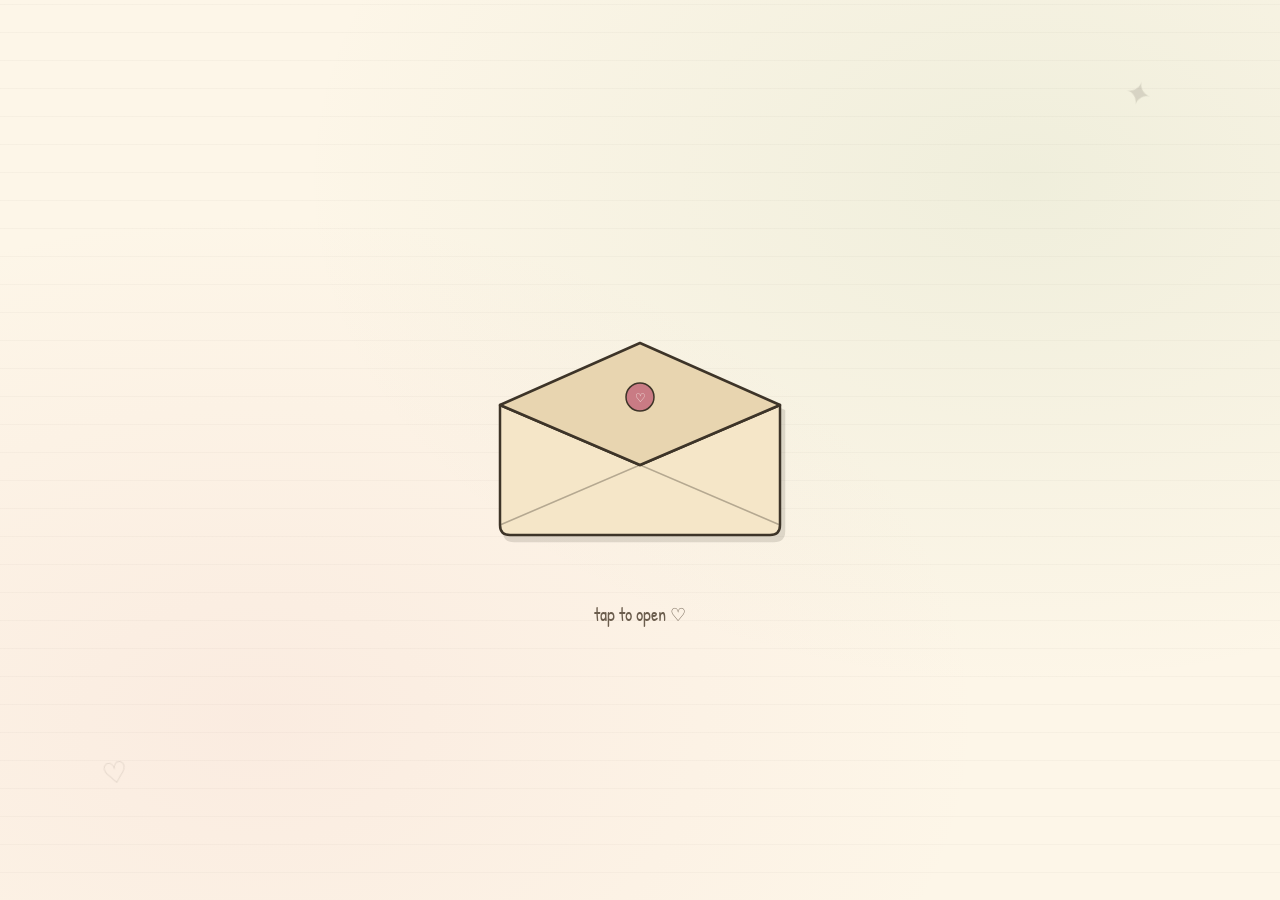
<file: docs/index.html>
<!DOCTYPE html>
<html lang="en">
<head>
  <meta charset="UTF-8">
  <meta name="viewport" content="width=device-width, initial-scale=1.0, viewport-fit=cover">
  <title>For Yabbyy ♡</title>
  <link rel="stylesheet" href="css/style.css">
  <link rel="icon" href="assets/icon.svg" type="image/svg+xml">
</head>
<body>
  <span class="doodle doodle-star">✦</span>
  <span class="doodle doodle-heart">♡</span>

  <main class="page">
    <div class="envelope-scene" id="envelope-scene">
      <div class="envelope-wrap">
        <svg class="envelope-svg" viewBox="0 0 320 300" xmlns="http://www.w3.org/2000/svg">
          <!-- Envelope body -->
          <path class="envelope-body" d="M20 130 L160 190 L300 130 L300 250 Q300 260 290 260 L30 260 Q20 260 20 250 Z"
                fill="#f5e6c8" stroke="#3d3428" stroke-width="2.5"
                stroke-linecap="round" stroke-linejoin="round"/>
          <!-- Side folds -->
          <path d="M20 130 L160 190 L20 250" fill="none" stroke="#3d3428" stroke-width="1.5" opacity="0.35"/>
          <path d="M300 130 L160 190 L300 250" fill="none" stroke="#3d3428" stroke-width="1.5" opacity="0.35"/>

          <!-- Closed flap -->
          <g class="envelope-flap">
            <path d="M20 130 L160 68 L300 130 L160 190 Z"
                  fill="#e8d5b0" stroke="#3d3428" stroke-width="2.5"
                  stroke-linecap="round" stroke-linejoin="round"/>
            <circle cx="160" cy="122" r="14" fill="#c97b84" stroke="#3d3428" stroke-width="1.5"/>
            <text x="160" y="127" text-anchor="middle" font-size="12" fill="#fffef5">♡</text>
          </g>

          <!-- Letter — rendered last so it sits on top when revealed -->
          <g class="envelope-letter">
            <rect x="66" y="148" width="188" height="96" rx="3"
                  fill="#fffef5" stroke="#3d3428" stroke-width="2"/>
            <text x="160" y="178" text-anchor="middle" font-family="Caveat, cursive" font-size="18" fill="#3d3428">
              To my yabbyy
            </text>
            <text x="160" y="210" text-anchor="middle" font-family="Caveat, cursive" font-size="24" font-weight="700" fill="#c97b84">
              Happy Birthday
            </text>
            <text x="160" y="232" text-anchor="middle" font-size="14" fill="#e8a0a8">♡</text>
          </g>
        </svg>
      </div>

      <p class="envelope-hint" id="envelope-hint">tap to open ♡</p>
    </div>
  </main>

  <script src="js/app.js"></script>
</body>
</html>
</file>
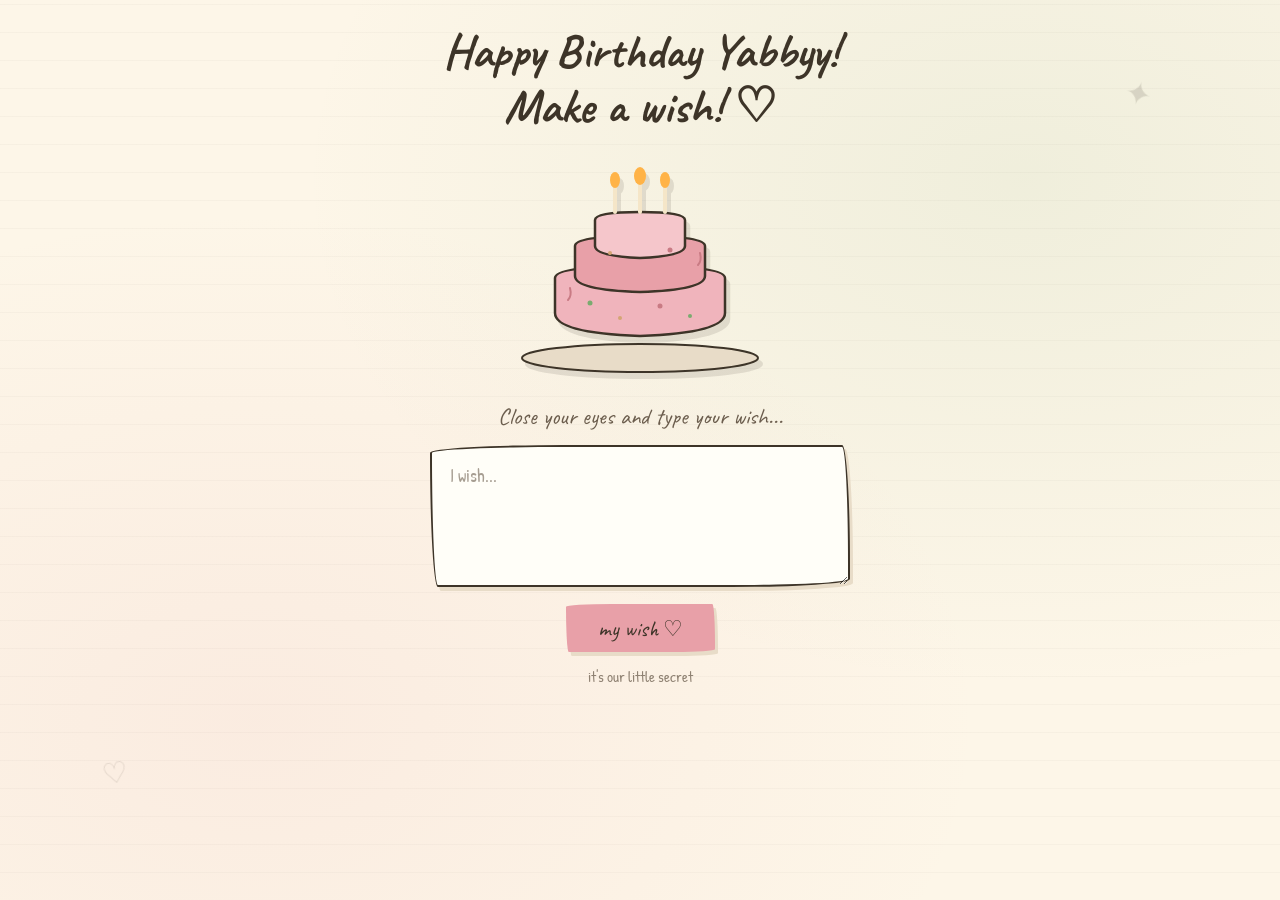
<file: docs/cake.html>
<!DOCTYPE html>
<html lang="en">
<head>
  <meta charset="UTF-8">
  <meta name="viewport" content="width=device-width, initial-scale=1.0, viewport-fit=cover">
  <title>Make a Wish ♡</title>
  <link rel="stylesheet" href="css/style.css">
  <link rel="icon" href="assets/icon.svg" type="image/svg+xml">
</head>
<body>
  <span class="doodle doodle-star">✦</span>
  <span class="doodle doodle-heart">♡</span>

  <main class="page page--cake">
    <section class="cake-scene">
      <h1 class="cake-title">Happy Birthday Yabbyy! Make a wish! ♡</h1>

      <div class="cake-wrap" id="cake-wrap">
        <svg class="cake-svg" viewBox="0 0 280 220" xmlns="http://www.w3.org/2000/svg" aria-hidden="true">
          <!-- Plate -->
          <ellipse cx="140" cy="200" rx="118" ry="14" fill="#e8dcc8" stroke="#3d3428" stroke-width="2"/>
          <!-- Bottom tier -->
          <path d="M55 155 Q55 175 140 178 Q225 175 225 155 L225 120 Q225 108 140 108 Q55 108 55 120 Z"
                fill="#f0b4bc" stroke="#3d3428" stroke-width="2.5" stroke-linejoin="round"/>
          <!-- Middle tier -->
          <path d="M75 118 Q75 132 140 134 Q205 132 205 118 L205 88 Q205 78 140 78 Q75 78 75 88 Z"
                fill="#e8a0a8" stroke="#3d3428" stroke-width="2.5" stroke-linejoin="round"/>
          <!-- Top tier -->
          <path d="M95 88 Q95 98 140 100 Q185 98 185 88 L185 62 Q185 54 140 54 Q95 54 95 62 Z"
                fill="#f5c6cb" stroke="#3d3428" stroke-width="2.5" stroke-linejoin="round"/>
          <!-- Drips -->
          <path d="M70 130 Q72 138 68 142" fill="none" stroke="#c97b84" stroke-width="2" stroke-linecap="round"/>
          <path d="M200 95 Q202 103 198 107" fill="none" stroke="#c97b84" stroke-width="2" stroke-linecap="round"/>
          <!-- Candles -->
          <g class="cake-candles" id="cake-candles">
            <line x1="115" y1="54" x2="115" y2="28" stroke="#f5e6c8" stroke-width="4" stroke-linecap="round"/>
            <ellipse class="candle-flame candle-flame--1" cx="115" cy="22" rx="5" ry="8" fill="#ffb347"/>
            <line x1="140" y1="54" x2="140" y2="24" stroke="#f5e6c8" stroke-width="4" stroke-linecap="round"/>
            <ellipse class="candle-flame candle-flame--2" cx="140" cy="18" rx="6" ry="9" fill="#ffb347"/>
            <line x1="165" y1="54" x2="165" y2="28" stroke="#f5e6c8" stroke-width="4" stroke-linecap="round"/>
            <ellipse class="candle-flame candle-flame--3" cx="165" cy="22" rx="5" ry="8" fill="#ffb347"/>
          </g>
          <!-- Sprinkles -->
          <circle cx="90" cy="145" r="2.5" fill="#7aab6f"/>
          <circle cx="120" cy="160" r="2" fill="#d4a574"/>
          <circle cx="160" cy="148" r="2.5" fill="#c97b84"/>
          <circle cx="190" cy="158" r="2" fill="#7aab6f"/>
          <circle cx="110" cy="95" r="2" fill="#d4a574"/>
          <circle cx="170" cy="92" r="2.5" fill="#c97b84"/>
        </svg>
      </div>

      <form class="wish-form" id="wish-form">
        <label class="wish-label" for="wish">Close your eyes and type your wish...</label>
        <textarea
          class="wish-input"
          id="wish"
          name="wish"
          rows="4"
          placeholder="I wish..."
          required
          maxlength="500"
        ></textarea>
        <button type="submit" class="btn-next btn-wish" id="wish-submit">
          my wish ♡
        </button>
        <p class="wish-note">it's our little secret</p>
      </form>

      <div class="wish-success hidden" id="wish-success">
        <p class="wish-success-title">wish sent ✨</p>
        <p class="wish-success-text">
          Your wish is on its way.<br>
          I hope every single one comes true, yabbyy.<br>
          Happy Birthday ♡
        </p>
      </div>
    </section>
  </main>

  <script src="js/config.js"></script>
  <script src="js/app.js"></script>
</body>
</html>
</file>
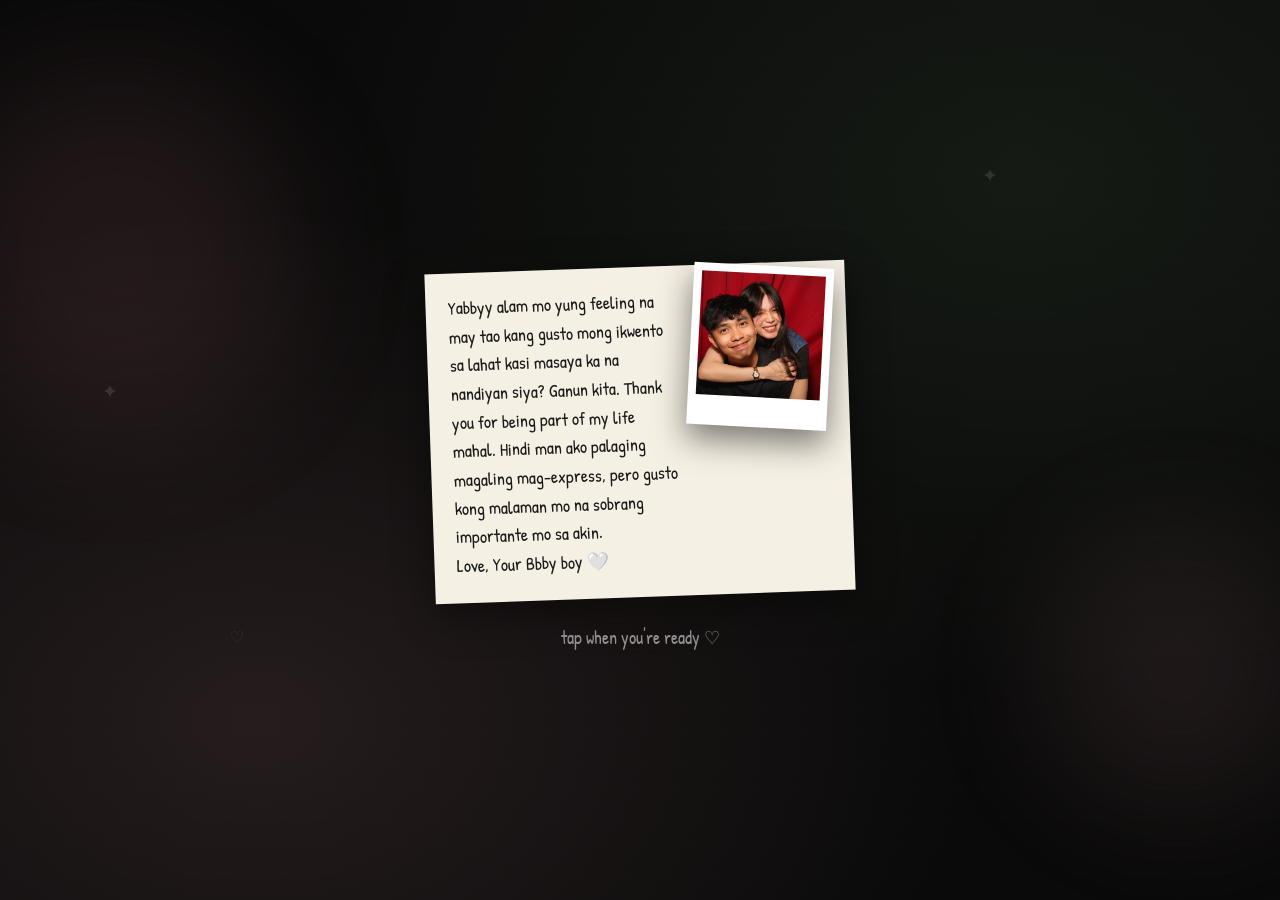
<file: docs/flower.html>
<!DOCTYPE html>
<html lang="en">
<head>
  <meta charset="UTF-8">
  <meta name="viewport" content="width=device-width, initial-scale=1.0, viewport-fit=cover">
  <title>For You ♡</title>
  <link rel="stylesheet" href="css/style.css">
  <link rel="icon" href="assets/icon.svg" type="image/svg+xml">
</head>
<body class="body--memory">
  <div class="memory-bg" aria-hidden="true">
    <span class="memory-glow memory-glow--1"></span>
    <span class="memory-glow memory-glow--2"></span>
    <span class="memory-glow memory-glow--3"></span>
    <span class="memory-sparkle memory-sparkle--1">✦</span>
    <span class="memory-sparkle memory-sparkle--2">♡</span>
    <span class="memory-sparkle memory-sparkle--3">✦</span>
  </div>

  <main class="page page--memory">
    <section class="memory-scene" id="memory-scene">
      <div class="memory-card">
        <div class="memory-note">
          <p class="memory-note-text">
            Yabbyy alam mo yung feeling na may tao kang gusto mong ikwento sa lahat kasi masaya ka na nandiyan siya? Ganun kita.
Thank you for being part of my life mahal. Hindi man ako palaging magaling mag-express, pero gusto kong malaman mo na sobrang importante mo sa akin.
          </br>
Love,
Your Bbby boy 🤍
          </p>
          <figure class="memory-instax">
            <img src="assets/yabbyy.jpg" alt="Us together">
          </figure>
        </div>
      </div>

      <p class="memory-hint" id="memory-hint">tap when you're ready ♡</p>
    </section>
  </main>

  <div class="reveal-overlay" id="reveal-overlay">
    <div class="bouquet-reveal">
      <img class="bouquet-full" src="assets/flower.jpg" alt="Flowers and a note for Yabbyy">
      <a class="btn-next" href="smile.html">one more thing →</a>
    </div>
  </div>

  <script src="js/app.js"></script>
</body>
</html>
</file>
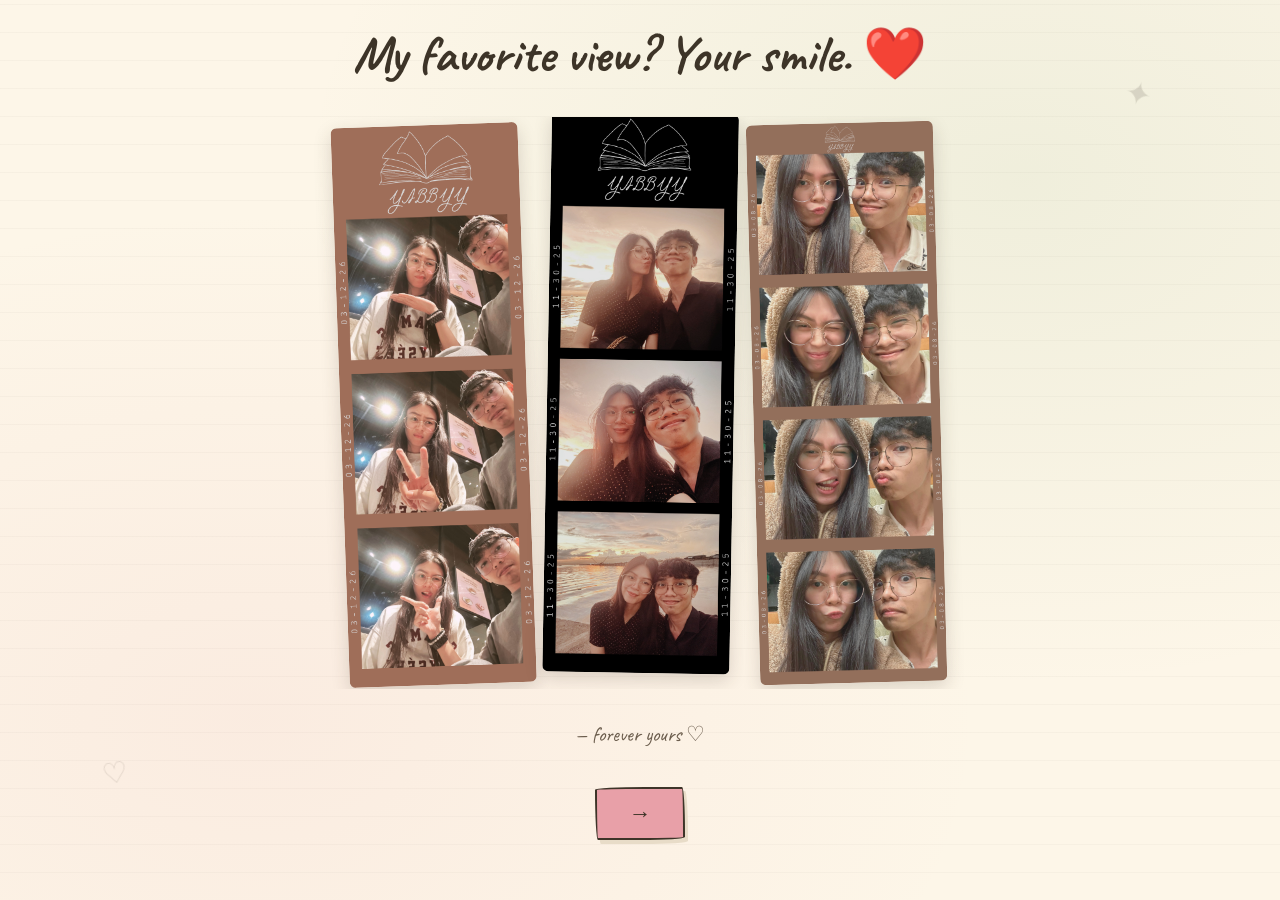
<file: docs/smile.html>
<!DOCTYPE html>
<html lang="en">
<head>
  <meta charset="UTF-8">
  <meta name="viewport" content="width=device-width, initial-scale=1.0, viewport-fit=cover">
  <title>Your Smile ♡</title>
  <link rel="stylesheet" href="css/style.css">
  <link rel="icon" href="assets/icon.svg" type="image/svg+xml">
</head>
<body>
  <span class="doodle doodle-star">✦</span>
  <span class="doodle doodle-heart">♡</span>

  <main class="page page--smile">
    <section class="smile-scene">
      <h1 class="smile-title">My favorite view? Your smile. ❤️</h1>

      <div class="strip-gallery">
        <figure class="strip-frame">
          <img class="strip-photo" src="assets/3.png" alt="Photo strip — yabbyy">
        </figure>
        <figure class="strip-frame">
          <img class="strip-photo" src="assets/1.png" alt="Photo strip — YABBYY">
        </figure>
        <figure class="strip-frame">
          <img class="strip-photo" src="assets/6.png" alt="Photo strip — yabbyy">
        </figure>
      </div>

      <p class="strip-caption">— forever yours ♡</p>

      <a class="btn-next" href="cake.html">→</a>
    </section>
  </main>
</body>
</html>
</file>
<file: docs/css/style.css>
@import url('https://fonts.googleapis.com/css2?family=Caveat:wght@400;600;700&family=Patrick+Hand&display=swap');

:root {
  --paper: #fdf6e8;
  --paper-shadow: #e8dcc8;
  --ink: #3d3428;
  --ink-light: #6b5d4d;
  --rose: #e8a0a8;
  --rose-deep: #c97b84;
  --leaf: #7aab6f;
  --accent: #d4a574;
}

*,
*::before,
*::after {
  box-sizing: border-box;
  margin: 0;
  padding: 0;
}

html {
  scroll-behavior: smooth;
}

body {
  min-height: 100vh;
  min-height: 100dvh;
  font-family: 'Patrick Hand', cursive;
  color: var(--ink);
  background-color: var(--paper);
  background-image:
    radial-gradient(ellipse at 20% 80%, rgba(232, 160, 168, 0.12) 0%, transparent 50%),
    radial-gradient(ellipse at 80% 20%, rgba(122, 171, 111, 0.1) 0%, transparent 50%),
    repeating-linear-gradient(
      0deg,
      transparent,
      transparent 27px,
      rgba(61, 52, 40, 0.03) 27px,
      rgba(61, 52, 40, 0.03) 28px
    );
  overflow-x: hidden;
  -webkit-text-size-adjust: 100%;
}

.page {
  min-height: 100vh;
  min-height: 100dvh;
  display: flex;
  flex-direction: column;
  align-items: center;
  justify-content: center;
  padding:
    max(1.25rem, env(safe-area-inset-top))
    max(1rem, env(safe-area-inset-right))
    max(1.25rem, env(safe-area-inset-bottom))
    max(1rem, env(safe-area-inset-left));
  position: relative;
}

/* Sketchy border utility */
.sketch-box {
  border: 2px solid var(--ink);
  border-radius: 255px 15px 225px 15px / 15px 225px 15px 255px;
  box-shadow: 3px 4px 0 var(--paper-shadow);
}

h1, h2, h3 {
  font-family: 'Caveat', cursive;
  font-weight: 700;
}

.handwritten {
  font-family: 'Caveat', cursive;
}

/* ── Page 1: Envelope ── */
.envelope-scene {
  display: flex;
  flex-direction: column;
  align-items: center;
  gap: 1.5rem;
  cursor: pointer;
  user-select: none;
  -webkit-tap-highlight-color: transparent;
  transition: transform 0.3s ease;
  width: 100%;
  max-width: 340px;
}

.envelope-scene:hover {
  transform: scale(1.02);
}

.envelope-scene.opening {
  pointer-events: none;
}

.envelope-wrap {
  position: relative;
  width: min(320px, 88vw);
  aspect-ratio: 320 / 300;
  height: auto;
  filter: drop-shadow(4px 6px 0 rgba(61, 52, 40, 0.15));
  perspective: 800px;
  flex-shrink: 0;
}

.envelope-svg {
  width: 100%;
  height: 100%;
  display: block;
  overflow: visible;
}

.envelope-flap {
  transform-origin: 160px 130px;
  transition: transform 0.75s cubic-bezier(0.4, 0, 0.2, 1);
  transform-style: preserve-3d;
}

.envelope-scene.opening .envelope-flap,
.envelope-scene.opened .envelope-flap {
  transform: rotateX(180deg);
  opacity: 0.35;
}

.envelope-letter {
  opacity: 0;
  transform: translateY(18px);
  transition: opacity 0.55s ease 0.45s, transform 0.7s cubic-bezier(0.34, 1.2, 0.64, 1) 0.45s;
  pointer-events: none;
}

.envelope-scene.opening .envelope-letter,
.envelope-scene.opened .envelope-letter {
  opacity: 1;
  transform: translateY(-88px);
}

.envelope-scene.opened {
  cursor: pointer;
}

.envelope-scene.opened .envelope-hint {
  animation: none;
  opacity: 1;
  color: var(--ink);
}

.envelope-hint {
  font-size: clamp(1rem, 3.5vw, 1.1rem);
  color: var(--ink-light);
  animation: float-hint 2s ease-in-out infinite;
  text-align: center;
  margin-top: 0.25rem;
}

@keyframes float-hint {
  0%, 100% { transform: translateY(0); opacity: 0.7; }
  50% { transform: translateY(-6px); opacity: 1; }
}

/* ── Page 2: Note + Instax ── */
.body--memory {
  background-color: #0a0a0a;
  position: relative;
  overflow-x: hidden;
}

.memory-bg {
  position: fixed;
  inset: 0;
  pointer-events: none;
  z-index: 0;
  overflow: hidden;
}

.memory-glow {
  position: absolute;
  border-radius: 50%;
  filter: blur(70px);
  opacity: 0.7;
  animation: glow-drift 10s ease-in-out infinite;
}

.memory-glow--1 {
  width: min(360px, 60vw);
  height: min(360px, 60vw);
  background: rgba(201, 123, 132, 0.18);
  top: 8%;
  left: -5%;
}

.memory-glow--2 {
  width: min(280px, 50vw);
  height: min(280px, 50vw);
  background: rgba(232, 160, 168, 0.14);
  bottom: 10%;
  right: -3%;
  animation-delay: -5s;
  animation-duration: 12s;
}

.memory-glow--3 {
  width: min(200px, 40vw);
  height: min(200px, 40vw);
  background: rgba(212, 165, 116, 0.1);
  top: 50%;
  left: 50%;
  transform: translate(-50%, -50%);
  animation-delay: -2s;
  animation-duration: 14s;
}

@keyframes glow-drift {
  0%, 100% { transform: translate(0, 0) scale(1); opacity: 0.6; }
  33%       { transform: translate(24px, -18px) scale(1.08); opacity: 0.85; }
  66%       { transform: translate(-16px, 12px) scale(0.95); opacity: 0.7; }
}

.memory-glow--3 {
  animation-name: glow-drift-center;
}

@keyframes glow-drift-center {
  0%, 100% { transform: translate(-50%, -50%) scale(1); opacity: 0.5; }
  50%       { transform: translate(-50%, -55%) scale(1.15); opacity: 0.8; }
}

.memory-sparkle {
  position: absolute;
  color: rgba(255, 255, 255, 0.12);
  font-size: 1.2rem;
  animation: sparkle-twinkle 3s ease-in-out infinite;
}

.memory-sparkle--1 { top: 18%; right: 22%; animation-delay: 0s; }
.memory-sparkle--2 { bottom: 28%; left: 18%; font-size: 1rem; animation-delay: 1.2s; }
.memory-sparkle--3 { top: 42%; left: 8%; animation-delay: 2.4s; }

@keyframes sparkle-twinkle {
  0%, 100% { opacity: 0.15; transform: scale(1) rotate(0deg); }
  50%       { opacity: 0.45; transform: scale(1.2) rotate(15deg); }
}

.page--memory {
  position: relative;
  z-index: 1;
  justify-content: center;
  padding:
    max(1rem, env(safe-area-inset-top))
    max(1rem, env(safe-area-inset-right))
    max(1.5rem, env(safe-area-inset-bottom))
    max(1rem, env(safe-area-inset-left));
}

.memory-scene {
  width: 100%;
  max-width: 780px;
  display: flex;
  flex-direction: column;
  align-items: center;
  gap: 1.75rem;
  cursor: pointer;
  -webkit-tap-highlight-color: transparent;
}

.memory-card {
  position: relative;
  width: 100%;
  display: flex;
  justify-content: center;
  padding: 1.5rem 0.5rem 0;
}

.memory-note {
  position: relative;
  width: min(420px, 92vw);
  display: grid;
  grid-template-columns: 1fr min(140px, 32vw);
  grid-template-rows: auto;
  column-gap: 0.65rem;
  align-items: start;
  padding: 1.25rem 1.1rem 1.35rem 1.35rem;
  background: #f5f0e4;
  border: 1px solid rgba(255, 255, 255, 0.08);
  box-shadow: 0 12px 40px rgba(0, 0, 0, 0.45);
  transform: rotate(-2deg);
  animation: note-enter 1s cubic-bezier(0.34, 1.2, 0.64, 1) 0.15s both;
}

@keyframes note-enter {
  from { opacity: 0; transform: rotate(-2deg) translateY(20px); }
  to   { opacity: 1; transform: rotate(-2deg) translateY(0); }
}

.memory-note-text {
  grid-column: 1;
  grid-row: 1;
  position: relative;
  z-index: 1;
  padding-right: 0.25rem;
  font-family: 'Patrick Hand', cursive;
  font-size: clamp(0.95rem, 3.6vw, 1.12rem);
  line-height: 1.6;
  color: #1a1a1a;
}

.memory-instax {
  grid-column: 2;
  grid-row: 1;
  position: relative;
  top: -0.75rem;
  right: -0.55rem;
  justify-self: end;
  align-self: start;
  z-index: 2;
  width: 100%;
  max-width: 140px;
  padding: 8px 8px 30px;
  background: #fff;
  box-shadow: 0 14px 32px rgba(0, 0, 0, 0.5);
  transform: rotate(5deg);
  transform-origin: top right;
  animation:
    instax-enter 1s cubic-bezier(0.34, 1.2, 0.64, 1) 0.45s both,
    instax-float 5s ease-in-out 1.6s infinite;
}

@keyframes instax-enter {
  from { opacity: 0; transform: rotate(5deg) translate(16px, -16px) scale(0.9); }
  to   { opacity: 1; transform: rotate(5deg) translate(0, 0) scale(1); }
}

@keyframes instax-float {
  0%, 100% { transform: rotate(5deg) translateY(0); }
  50%       { transform: rotate(4deg) translateY(-6px); }
}

.memory-instax img {
  width: 100%;
  height: auto;
  display: block;
  object-fit: cover;
  aspect-ratio: 1 / 1;
}

.memory-hint {
  font-size: clamp(0.95rem, 3.5vw, 1.1rem);
  color: rgba(255, 255, 255, 0.55);
  text-align: center;
  animation: hint-enter 0.8s ease 1s both, float-hint 2.5s ease-in-out 1.8s infinite;
}

@keyframes hint-enter {
  from { opacity: 0; }
  to   { opacity: 1; }
}

.memory-hint.hidden {
  display: none;
}

.memory-scene.revealed .memory-card {
  animation: memory-soft-out 0.5s ease forwards;
}

@keyframes memory-soft-out {
  to { opacity: 0.3; transform: scale(0.96); }
}

/* Reveal overlay — bouquet + note */
.reveal-overlay {
  position: fixed;
  inset: 0;
  background: #f9f9e0;
  display: flex;
  align-items: center;
  justify-content: center;
  z-index: 100;
  opacity: 0;
  pointer-events: none;
  transition: opacity 0.6s ease;
  padding: 1.25rem 1rem 2rem;
  overflow-y: auto;
}

.reveal-overlay.visible {
  opacity: 1;
  pointer-events: auto;
}

.bouquet-reveal {
  width: min(420px, 94vw);
  display: flex;
  flex-direction: column;
  align-items: center;
  animation: bouquet-rise 0.9s cubic-bezier(0.34, 1.2, 0.64, 1) forwards;
}

@keyframes bouquet-rise {
  from { transform: translateY(30px) scale(0.92); opacity: 0; }
  to   { transform: translateY(0) scale(1); opacity: 1; }
}

.bouquet-full {
  width: 100%;
  height: auto;
  display: block;
}

.bouquet-reveal .btn-next {
  margin-top: 1.5rem;
}

/* Buttons */
.btn-next {
  display: inline-block;
  font-family: 'Caveat', cursive;
  font-size: 1.4rem;
  padding: 0.6rem 2rem;
  background: var(--rose);
  color: var(--ink);
  border: 2px solid var(--ink);
  border-radius: 255px 15px 225px 15px / 15px 225px 15px 255px;
  cursor: pointer;
  text-decoration: none;
  transition: transform 0.2s ease, box-shadow 0.2s ease;
  box-shadow: 3px 4px 0 var(--paper-shadow);
}

.btn-next:hover {
  transform: translateY(-2px);
  box-shadow: 4px 6px 0 var(--paper-shadow);
}

.btn-next:active {
  transform: translateY(1px);
  box-shadow: 1px 2px 0 var(--paper-shadow);
}

/* ── Page 3: Smile strips ── */
.page--smile {
  justify-content: flex-start;
  padding-top: max(1.5rem, env(safe-area-inset-top));
}

.smile-scene {
  width: 100%;
  max-width: 960px;
  display: flex;
  flex-direction: column;
  align-items: center;
  gap: clamp(1.25rem, 4vw, 2rem);
}

.smile-title {
  font-family: 'Caveat', cursive;
  font-size: clamp(1.75rem, 6.5vw, 3.2rem);
  text-align: center;
  line-height: 1.2;
  color: var(--ink);
  animation: title-write 1s ease forwards;
  padding: 0 0.5rem;
}

@keyframes title-write {
  from { opacity: 0; transform: translateY(10px); }
  to   { opacity: 1; transform: translateY(0); }
}

.strip-gallery {
  display: flex;
  gap: clamp(0.65rem, 2.5vw, 1.25rem);
  justify-content: flex-start;
  align-items: flex-end;
  width: 100%;
  padding: 0.25rem max(0.5rem, env(safe-area-inset-right)) 0.5rem max(0.5rem, env(safe-area-inset-left));
  overflow-x: auto;
  overflow-y: hidden;
  scroll-snap-type: x mandatory;
  -webkit-overflow-scrolling: touch;
  scrollbar-width: none;
}

.strip-gallery::-webkit-scrollbar {
  display: none;
}

.strip-frame {
  margin: 0;
  flex: 0 0 auto;
  scroll-snap-align: center;
  height: min(62vh, 520px);
  padding: 0;
  background: transparent;
  border: none;
  border-radius: 6px;
  box-shadow: 0 6px 18px rgba(61, 52, 40, 0.18);
  overflow: hidden;
  cursor: pointer;
  -webkit-tap-highlight-color: transparent;
  transition:
    transform 0.4s cubic-bezier(0.34, 1.2, 0.64, 1),
    box-shadow 0.4s ease;
}

.strip-frame:nth-child(1) { transform: rotate(-2deg) translateY(4px); }
.strip-frame:nth-child(2) { transform: rotate(1deg) translateY(-8px); }
.strip-frame:nth-child(3) { transform: rotate(-1.5deg) translateY(2px); }

.strip-frame:hover,
.strip-frame:focus-visible {
  transform: rotate(0deg) scale(1.04) translateY(-8px);
  box-shadow: 0 14px 28px rgba(61, 52, 40, 0.22);
  z-index: 2;
  outline: none;
}

.strip-frame:active {
  transform: rotate(0deg) scale(1.02) translateY(-4px);
}

.strip-photo {
  height: 100%;
  width: auto;
  display: block;
  object-fit: contain;
  transition: transform 0.5s cubic-bezier(0.34, 1.2, 0.64, 1);
}

.strip-frame:hover .strip-photo,
.strip-frame:focus-visible .strip-photo,
.strip-frame:active .strip-photo {
  transform: scale(1.06);
}

.strip-caption {
  font-family: 'Caveat', cursive;
  font-size: clamp(1.15rem, 4vw, 1.3rem);
  color: var(--ink-light);
  padding-bottom: 0.25rem;
}

.smile-scene .btn-next {
  margin-top: 0.25rem;
}

/* ── Page 4: Cake & wish ── */
.page--cake {
  justify-content: flex-start;
  padding-top: max(1.5rem, env(safe-area-inset-top));
}

.cake-scene {
  width: 100%;
  max-width: 420px;
  display: flex;
  flex-direction: column;
  align-items: center;
  gap: 1.5rem;
  animation: cake-enter 0.9s ease forwards;
}

@keyframes cake-enter {
  from { opacity: 0; transform: translateY(16px); }
  to   { opacity: 1; transform: translateY(0); }
}

.cake-title {
  font-family: 'Caveat', cursive;
  font-size: clamp(2rem, 7vw, 3rem);
  text-align: center;
  line-height: 1.15;
  color: var(--ink);
}

.cake-wrap {
  width: min(280px, 75vw);
  filter: drop-shadow(4px 6px 0 rgba(61, 52, 40, 0.12));
}

.cake-svg {
  width: 100%;
  height: auto;
  display: block;
}

.candle-flame {
  transform-origin: center bottom;
  animation: flame-flicker 1.2s ease-in-out infinite;
}

.candle-flame--2 { animation-delay: 0.2s; }
.candle-flame--3 { animation-delay: 0.45s; }

@keyframes flame-flicker {
  0%, 100% { transform: scaleY(1) scaleX(1); opacity: 1; }
  25%       { transform: scaleY(1.1) scaleX(0.9); opacity: 0.9; }
  50%       { transform: scaleY(0.92) scaleX(1.05); opacity: 1; }
  75%       { transform: scaleY(1.05) scaleX(0.95); opacity: 0.85; }
}

.cake-candles.blown-out .candle-flame {
  animation: flame-out 0.6s ease forwards;
}

@keyframes flame-out {
  to { opacity: 0; transform: scale(0); }
}

.wish-form {
  width: 100%;
  display: flex;
  flex-direction: column;
  align-items: center;
  gap: 0.85rem;
}

.wish-form.hidden {
  display: none;
}

.wish-label {
  font-family: 'Caveat', cursive;
  font-size: clamp(1.2rem, 4vw, 1.45rem);
  color: var(--ink-light);
  text-align: center;
}

.wish-input {
  width: 100%;
  padding: 1rem 1.1rem;
  font-family: 'Patrick Hand', cursive;
  font-size: 1.1rem;
  line-height: 1.5;
  color: var(--ink);
  background: #fffef8;
  border: 2px solid var(--ink);
  border-radius: 255px 15px 225px 15px / 15px 225px 15px 255px;
  box-shadow: 3px 4px 0 var(--paper-shadow);
  resize: vertical;
  min-height: 110px;
  -webkit-appearance: none;
}

.wish-input:focus {
  outline: none;
  box-shadow: 4px 5px 0 var(--paper-shadow), 0 0 0 3px rgba(232, 160, 168, 0.35);
}

.wish-input::placeholder {
  color: var(--ink-light);
  opacity: 0.6;
}

.btn-wish {
  border: none;
  font-family: 'Caveat', cursive;
  margin-top: 0.25rem;
}

.btn-wish:disabled {
  opacity: 0.65;
  cursor: wait;
}

.wish-note {
  font-size: 0.95rem;
  color: var(--ink-light);
  opacity: 0.75;
  text-align: center;
}

.wish-success {
  text-align: center;
  animation: cake-enter 0.7s ease forwards;
}

.wish-success.hidden {
  display: none;
}

.wish-success-title {
  font-family: 'Caveat', cursive;
  font-size: clamp(2rem, 6vw, 2.6rem);
  color: var(--rose-deep);
  margin-bottom: 0.75rem;
}

.wish-success-text {
  font-size: 1.15rem;
  line-height: 1.55;
  color: var(--ink);
}

/* Decorative doodles */
.doodle {
  position: fixed;
  opacity: 0.15;
  pointer-events: none;
  z-index: 0;
}

.doodle-star { top: 8%; right: 10%; font-size: 2rem; transform: rotate(15deg); }
.doodle-heart { bottom: 12%; left: 8%; font-size: 1.8rem; transform: rotate(-10deg); }

.body--memory .doodle {
  opacity: 0.08;
}

/* Responsive — mobile (iPhone / Android) */
@media (max-width: 768px) {
  .memory-card {
    padding: 1.25rem 0.75rem 0;
  }

  .memory-note {
    width: min(380px, 94vw);
    grid-template-columns: 1fr min(124px, 30vw);
    transform: rotate(-1deg);
    animation-name: note-enter-mobile;
  }

  @keyframes note-enter-mobile {
    from { opacity: 0; transform: rotate(-1deg) translateY(20px); }
    to   { opacity: 1; transform: rotate(-1deg) translateY(0); }
  }

  .memory-instax {
    top: -0.6rem;
    right: -0.45rem;
    max-width: 124px;
    padding-bottom: 26px;
    animation-name: instax-enter-mobile, instax-float;
  }

  @keyframes instax-enter-mobile {
    from { opacity: 0; transform: rotate(5deg) translate(12px, -12px) scale(0.9); }
    to   { opacity: 1; transform: rotate(5deg) translate(0, 0) scale(1); }
  }

  .reveal-overlay {
    padding:
      max(1rem, env(safe-area-inset-top))
      max(0.75rem, env(safe-area-inset-right))
      max(1.5rem, env(safe-area-inset-bottom))
      max(0.75rem, env(safe-area-inset-left));
  }

  .bouquet-reveal {
    width: min(400px, 96vw);
  }

  .btn-next {
    font-size: 1.25rem;
    padding: 0.55rem 1.5rem;
  }

  .strip-gallery {
    justify-content: flex-start;
    gap: 0.75rem;
    padding-bottom: 0.75rem;
  }

  .strip-frame {
    height: min(58vh, 480px);
  }

  .strip-frame:nth-child(2) {
    transform: rotate(1deg) translateY(-4px);
  }

  .cake-scene {
    gap: 1.25rem;
    padding: 0 0.25rem;
  }

  .wish-input {
    font-size: 1rem;
  }
}

@media (min-width: 769px) {
  .strip-gallery {
    justify-content: center;
    overflow-x: visible;
    flex-wrap: nowrap;
  }

  .strip-frame {
    height: min(68vh, 560px);
  }
}

@media (max-width: 380px) {
  .envelope-wrap {
    width: min(300px, 92vw);
  }

  .memory-note {
    grid-template-columns: 1fr min(110px, 28vw);
  }

  .memory-instax {
    top: -0.45rem;
    right: -0.35rem;
    max-width: 110px;
    padding: 6px 6px 22px;
  }

  .strip-frame {
    height: min(52vh, 420px);
  }
}

@media (hover: none) {
  .envelope-scene:hover {
    transform: none;
  }
}
</file>
